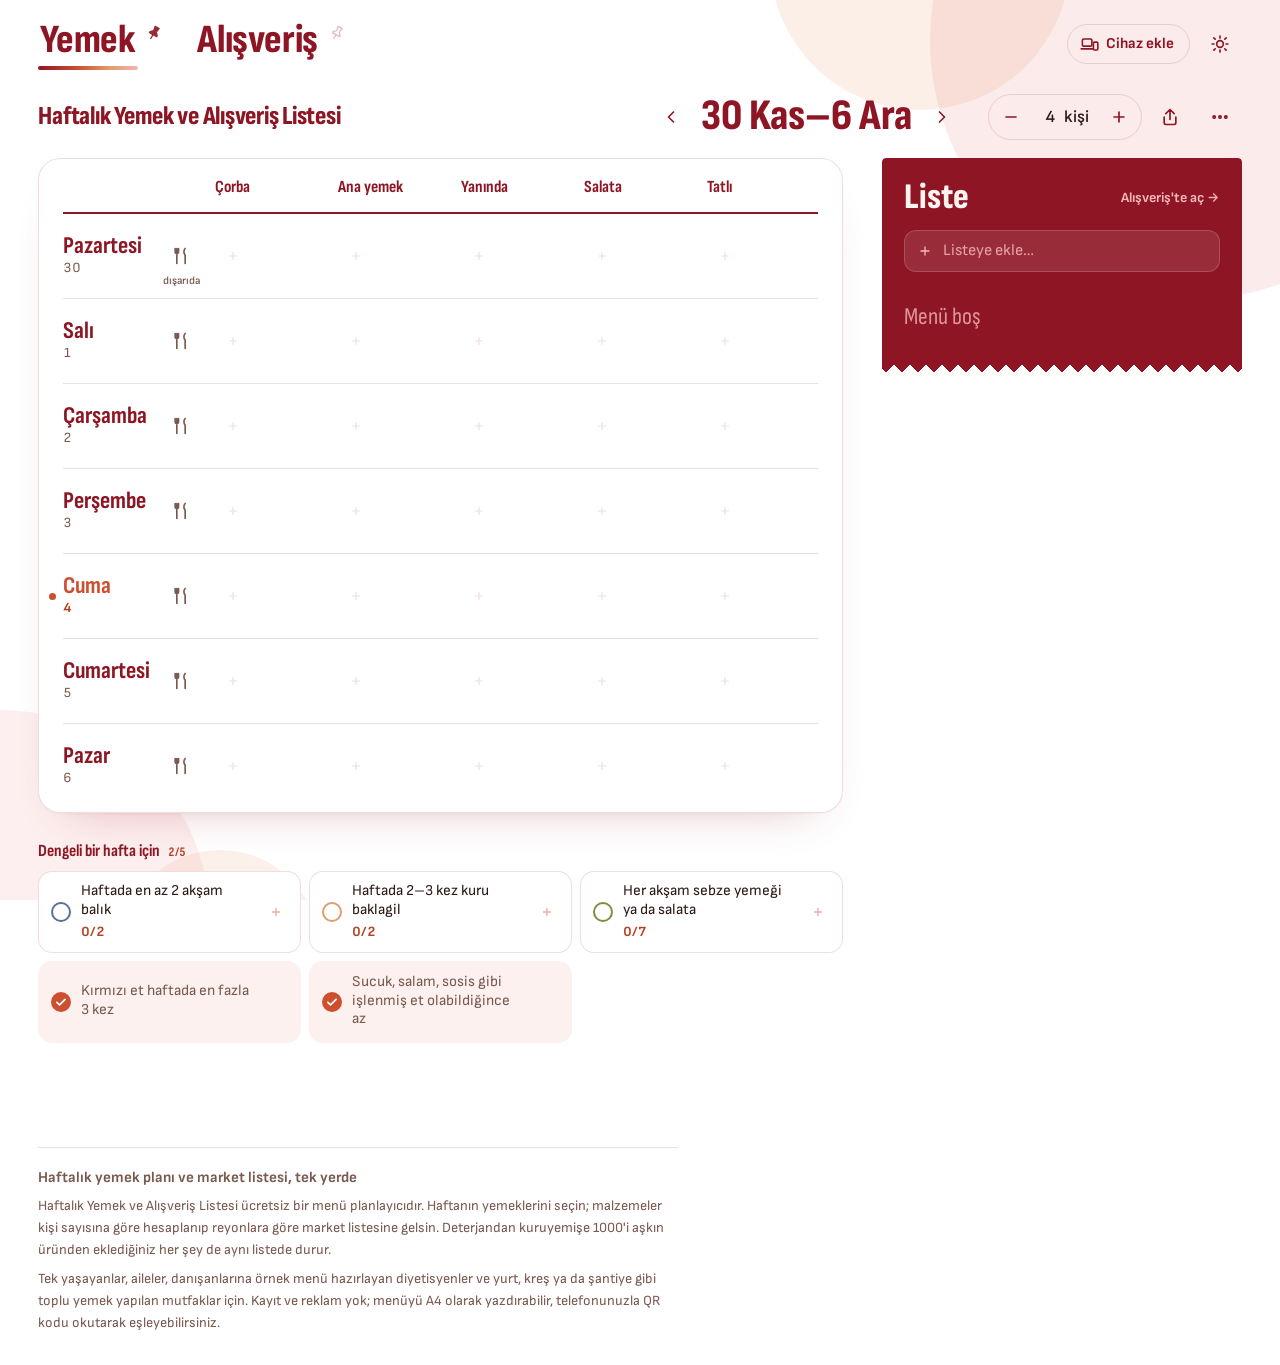
<file: index.html>
<!DOCTYPE html>
<html lang="tr">
<head>
  <meta charset="utf-8">
  <meta name="viewport" content="width=device-width, initial-scale=1">
  <title>Haftalık Yemek ve Alışveriş Listesi</title>
  <meta name="description" content="Ücretsiz haftalık yemek planlayıcı ve market alışveriş listesi. Menünüzü seçin, malzemeler kişi sayısına göre listeye gelsin. Kayıt ve reklam yok.">
  <link rel="canonical" href="https://cihan-senturk.github.io/weekly-meal-and-grocery-planner/">
  <meta name="theme-color" content="#ffffff">
  <meta name="color-scheme" content="light dark">
  <script>
    // Theme before first paint (no flash): the saved choice, else the system setting.
    try {
      var theme = localStorage.getItem('ne-pisirsem:theme');
      if (theme !== 'light' && theme !== 'dark') theme = matchMedia('(prefers-color-scheme: dark)').matches ? 'dark' : 'light';
      document.documentElement.dataset.theme = theme;
    } catch (e) { document.documentElement.dataset.theme = 'light'; }
  </script>
  <link rel="manifest" href="manifest.webmanifest">
  <link rel="icon" href="icons/favicon.svg" type="image/svg+xml">
  <link rel="icon" href="icons/icon-192.png" type="image/png" sizes="192x192">
  <link rel="apple-touch-icon" href="icons/apple-touch-icon.png">
  <meta name="apple-mobile-web-app-title" content="Yemek &amp; Alışveriş">
  <meta name="mobile-web-app-capable" content="yes">
  <meta name="apple-mobile-web-app-capable" content="yes">
  <meta property="og:type" content="website">
  <meta property="og:title" content="Haftalık Yemek ve Alışveriş Listesi">
  <meta property="og:description" content="Ücretsiz haftalık yemek planlayıcı ve market alışveriş listesi. Menünüzü seçin, malzemeler kişi sayısına göre listeye gelsin. Kayıt ve reklam yok.">
  <meta property="og:locale" content="tr_TR">
  <meta property="og:url" content="https://cihan-senturk.github.io/weekly-meal-and-grocery-planner/">
  <meta property="og:image" content="https://cihan-senturk.github.io/weekly-meal-and-grocery-planner/icons/og-image.png">
  <meta property="og:image:width" content="1200">
  <meta property="og:image:height" content="630">
  <meta name="twitter:card" content="summary_large_image">
  <script type="application/ld+json">
{
    "@context": "https://schema.org",
    "@type": "WebApplication",
    "name": "Haftalık Yemek ve Alışveriş Listesi",
    "alternateName": [
      "Yemek & Alışveriş",
      "Weekly Meal and Grocery Planner"
    ],
    "url": "https://cihan-senturk.github.io/weekly-meal-and-grocery-planner/",
    "description": "Ücretsiz haftalık yemek planlayıcı ve market alışveriş listesi. Menünüzü seçin, malzemeler kişi sayısına göre listeye gelsin. Kayıt ve reklam yok.",
    "inLanguage": "tr",
    "applicationCategory": "LifestyleApplication",
    "operatingSystem": "Web, Android, iOS",
    "browserRequirements": "Requires JavaScript",
    "isAccessibleForFree": true,
    "image": "https://cihan-senturk.github.io/weekly-meal-and-grocery-planner/icons/og-image.png",
    "offers": {
      "@type": "Offer",
      "price": "0",
      "priceCurrency": "TRY"
    },
    "featureList": [
      "Haftalık menü planlama",
      "Otomatik alışveriş listesi",
      "1000'den fazla market ürünü",
      "Cihazlar arası eşleme",
      "Yazdırılabilir A4 haftalık menü",
      "Yaklaşık kalori ve makrolar",
      "İnternetsiz çalışma"
    ]
  }
  </script>
  <link rel="preload" href="fonts/sofia-sans.woff" as="font" type="font/woff" crossorigin>
  <link rel="preload" href="fonts/sofia-sans-condensed.woff" as="font" type="font/woff" crossorigin>
  <link rel="stylesheet" href="css/styles.css?v=b9f8ee3f">
</head>
<body>
  <div class="backdrop" aria-hidden="true">
    <span class="blob blob-1"></span><span class="blob blob-2"></span><span class="blob blob-3"></span>
    <span class="blob blob-4"></span><span class="blob blob-5"></span>
  </div>
  <div class="page">
    <div class="app-tabs-row">
      <nav class="app-tabs" role="tablist" data-i18n-label="tabs.label">
        <button class="app-tab" role="tab" id="tab-meals" type="button" data-tab="meals" aria-controls="view-meals" aria-selected="true" data-i18n="tabs.meals">Yemek</button>
        <button class="tab-pin" type="button" data-pin="meals"><svg viewBox="0 0 24 24" aria-hidden="true"><path d="M9 3.5h6l-1 6 3.5 3.5v1.5h-11V13L10 9.5z"/><path d="M12 14.5v6"/></svg></button>
        <button class="app-tab" role="tab" id="tab-shopping" type="button" data-tab="shopping" aria-controls="view-shopping" aria-selected="false" tabindex="-1" data-i18n="tabs.shopping">Alışveriş</button>
        <button class="tab-pin" type="button" data-pin="shopping"><svg viewBox="0 0 24 24" aria-hidden="true"><path d="M9 3.5h6l-1 6 3.5 3.5v1.5h-11V13L10 9.5z"/><path d="M12 14.5v6"/></svg></button>
        <span class="app-tab-indicator" aria-hidden="true"></span>
      </nav>
      <div class="app-tools">
          <button class="sync-button" id="sync-button" type="button" data-status="off" hidden>
          <span class="sync-icon" aria-hidden="true">
            <svg viewBox="0 0 24 24"><rect x="3" y="5" width="12" height="9" rx="1.5"/><path d="M1.5 17.5h15"/><rect x="17" y="9" width="5.5" height="10" rx="1.2"/></svg>
            <span class="sync-dot"></span>
          </span>
          <span class="sync-label" data-i18n="sync.labelOff"></span>
        </button>
      <button class="icon-button theme-toggle" id="theme-toggle" type="button" aria-pressed="false">
        <svg class="icon-sun" viewBox="0 0 24 24" aria-hidden="true"><circle cx="12" cy="12" r="4"/><path d="M12 2.5v2.2M12 19.3v2.2M4.6 4.6l1.6 1.6M17.8 17.8l1.6 1.6M2.5 12h2.2M19.3 12h2.2M4.6 19.4l1.6-1.6M17.8 6.2l1.6-1.6"/></svg>
        <svg class="icon-moon" viewBox="0 0 24 24" aria-hidden="true"><path d="M20 14.5A8 8 0 0 1 9.5 4a8 8 0 1 0 10.5 10.5z"/></svg>
      </button>
      </div>
    </div>

    <div class="view" id="view-meals" role="tabpanel" aria-labelledby="tab-meals">
    <header class="topbar">
      <span class="brand"><span class="brand-full" data-i18n="app.title">Haftalık Yemek ve Alışveriş Listesi</span><span class="brand-short" data-i18n="app.shortTitle" aria-hidden="true">Yemek &amp; Alışveriş</span></span>

      <nav class="week-nav" aria-label="Hafta">
        <button class="icon-button" id="prev-week" type="button" data-i18n-label="week.previous">
          <svg viewBox="0 0 24 24" aria-hidden="true"><path d="M15 18l-6-6 6-6"/></svg>
        </button>
        <h1 class="week-title" id="week-title"></h1>
        <button class="icon-button" id="next-week" type="button" data-i18n-label="week.next">
          <svg viewBox="0 0 24 24" aria-hidden="true"><path d="M9 18l6-6-6-6"/></svg>
        </button>
        <button class="today-link" id="this-week" type="button" data-i18n="week.today"></button>
      </nav>

      <div class="toolbar">
        <div class="stepper" role="group" data-i18n-label="week.servings">
          <button class="icon-button" id="servings-down" type="button" data-i18n-label="week.servingsDown">
            <svg viewBox="0 0 24 24" aria-hidden="true"><path d="M6 12h12"/></svg>
          </button>
          <label class="servings-field">
            <input id="servings" type="text" inputmode="numeric" pattern="[0-9]*" maxlength="3" autocomplete="off" enterkeyhint="done" data-i18n-label="week.servings">
            <span class="servings-unit" data-i18n="week.servingsUnit"></span>
          </label>
          <button class="icon-button" id="servings-up" type="button" data-i18n-label="week.servingsUp">
            <svg viewBox="0 0 24 24" aria-hidden="true"><path d="M12 6v12M6 12h12"/></svg>
          </button>
        </div>
        <button class="icon-button" id="export-button" type="button" data-i18n-label="export.open">
          <svg viewBox="0 0 24 24" aria-hidden="true"><path d="M12 15V3M7 8l5-5 5 5"/><path d="M5 12v7a2 2 0 0 0 2 2h10a2 2 0 0 0 2-2v-7"/></svg>
        </button>
        <div class="menu-wrap">
          <button class="icon-button" id="menu-button" type="button" aria-haspopup="true" aria-expanded="false" aria-controls="menu" data-i18n-label="menu.more">
            <svg viewBox="0 0 24 24" aria-hidden="true"><circle cx="5" cy="12" r="1.4"/><circle cx="12" cy="12" r="1.4"/><circle cx="19" cy="12" r="1.4"/></svg>
          </button>
          <div class="menu" id="menu" role="menu" hidden>
            <button type="button" role="menuitem" id="copy-previous" data-i18n="week.copyPrevious"></button>
            <button type="button" role="menuitem" id="install-app" data-i18n="app.install" hidden></button>
            <label class="menu-check" role="menuitemcheckbox">
              <input type="checkbox" id="include-optional">
              <span data-i18n="list.includeOptional"></span>
            </label>
            <button type="button" role="menuitem" id="clear-week" class="danger" data-i18n="week.clear"></button>
          </div>
        </div>
      </div>
    </header>

    <main class="layout">
      <section class="board" aria-labelledby="week-title">
        <div class="board-card">
        <div class="board-head" aria-hidden="true">
          <span></span>
          <span data-i18n="course.soup"></span>
          <span data-i18n="course.main"></span>
          <span data-i18n="course.side"></span>
          <span data-i18n="course.salad"></span>
          <span data-i18n="course.dessert"></span>
        </div>
        <div class="week" id="week">
          <p class="loading" data-i18n="app.loading">Yükleniyor…</p>
        </div>
        </div>
        <section class="tips" id="tips" aria-live="polite"></section>
        <section class="storage-notes" id="storage-notes" aria-live="polite" hidden></section>
        <section class="nutrition" id="nutrition" hidden></section>
      </section>

      <aside class="receipt" id="shopping" aria-labelledby="list-title">
        <div id="shopping-head"></div>
        <div class="list-add">
          <label class="list-add-field">
            <svg viewBox="0 0 24 24" aria-hidden="true"><path d="M12 6v12M6 12h12"/></svg>
            <span class="visually-hidden" data-i18n="list.addLabel"></span>
            <input type="search" id="list-add-input" autocomplete="off" data-i18n-placeholder="list.addPlaceholder">
          </label>
          <ul class="list-add-results" id="list-add-results" hidden></ul>
        </div>
        <div id="shopping-body"></div>
      </aside>
    </main>
    </div>

    <section class="view view-shopping" id="view-shopping" role="tabpanel" aria-labelledby="tab-shopping" hidden>
      <div class="receipt groceries" id="groceries" aria-labelledby="groceries-title">
        <div id="groceries-head"></div>
        <div class="list-add">
          <label class="list-add-field">
            <svg viewBox="0 0 24 24" aria-hidden="true"><path d="M12 6v12M6 12h12"/></svg>
            <span class="visually-hidden" data-i18n="groceries.addLabel"></span>
            <input type="search" id="grocery-add-input" autocomplete="off" data-i18n-placeholder="groceries.addPlaceholder">
          </label>
          <ul class="list-add-results" id="grocery-add-results" hidden></ul>
        </div>
        <div class="grocery-quick" id="grocery-quick" hidden></div>
        <div id="groceries-body"></div>
      </div>
    </section>

    <footer class="about">
      <h2>Haftalık yemek planı ve market listesi, tek yerde</h2>
      <p>Haftalık Yemek ve Alışveriş Listesi ücretsiz bir menü planlayıcıdır. Haftanın yemeklerini seçin; malzemeler kişi sayısına göre hesaplanıp reyonlara göre market listesine gelsin. Deterjandan kuruyemişe 1000'i aşkın üründen eklediğiniz her şey de aynı listede durur.</p>
      <p>Tek yaşayanlar, aileler, danışanlarına örnek menü hazırlayan diyetisyenler ve yurt, kreş ya da şantiye gibi toplu yemek yapılan mutfaklar için. Kayıt ve reklam yok; menüyü A4 olarak yazdırabilir, telefonunuzla QR kodu okutarak eşleyebilirsiniz.</p>
    </footer>
  </div>

  <dialog class="picker" id="picker" aria-labelledby="picker-title">
    <div class="picker-inner">
      <header class="picker-head">
        <h2 id="picker-title"></h2>
        <button class="icon-button" type="button" id="picker-close" data-i18n-label="picker.close">
          <svg viewBox="0 0 24 24" aria-hidden="true"><path d="M6 6l12 12M18 6L6 18"/></svg>
        </button>
      </header>
      <label class="search">
        <svg viewBox="0 0 24 24" aria-hidden="true"><circle cx="11" cy="11" r="7"/><path d="M20 20l-3.5-3.5"/></svg>
        <span class="visually-hidden" data-i18n="picker.search"></span>
        <input type="search" id="picker-search" autocomplete="off" data-i18n-placeholder="picker.search">
      </label>
      <div class="tabs" id="picker-courses" role="group"></div>
      <div class="filters" id="picker-categories" role="group"></div>
      <ul class="results" id="picker-results"></ul>
    </div>
  </dialog>

  <dialog class="export" id="export" aria-labelledby="export-title">
    <div class="export-inner">
      <header class="picker-head">
        <h2 id="export-title" data-i18n="export.title"></h2>
        <button class="icon-button" type="button" id="export-close" data-i18n-label="picker.close">
          <svg viewBox="0 0 24 24" aria-hidden="true"><path d="M6 6l12 12M18 6L6 18"/></svg>
        </button>
      </header>
      <div class="export-preview is-loading" id="export-preview">
        <p class="export-error" data-i18n="export.error"></p>
      </div>
      <div class="export-actions">
        <a class="button primary" id="export-download" data-i18n="export.download"></a>
        <button class="button" type="button" id="export-share" data-i18n="export.share" hidden></button>
        <button class="button" type="button" id="export-copy" data-i18n="export.copyText"></button>
        <button class="button" type="button" id="export-print" data-i18n="week.print"></button>
      </div>
      <p class="export-hint" data-i18n="export.hint"></p>
    </div>
  </dialog>

  <dialog class="sync" id="sync" aria-labelledby="sync-title">
    <div class="sync-inner">
      <header class="picker-head">
        <h2 id="sync-title" data-i18n="sync.title"></h2>
        <button class="icon-button" type="button" id="sync-close" data-i18n-label="picker.close">
          <svg viewBox="0 0 24 24" aria-hidden="true"><path d="M6 6l12 12M18 6L6 18"/></svg>
        </button>
      </header>
      <div id="sync-body"></div>
    </div>
  </dialog>

  <dialog class="grocery-history" id="grocery-history" aria-labelledby="grocery-history-title">
    <div class="sync-inner">
      <header class="picker-head">
        <h2 id="grocery-history-title" data-i18n="groceries.historyTitle"></h2>
        <button class="icon-button" type="button" id="grocery-history-close" data-i18n-label="picker.close">
          <svg viewBox="0 0 24 24" aria-hidden="true"><path d="M6 6l12 12M18 6L6 18"/></svg>
        </button>
      </header>
      <div id="grocery-history-body"></div>
    </div>
  </dialog>

  <a class="list-jump" id="list-jump" href="#shopping" hidden></a>
  <div class="toast" id="toast" role="status" aria-live="polite"><span id="toast-text"></span><button class="toast-action" id="toast-action" type="button" hidden></button></div>

  <script type="module" src="js/app.js?v=8954b4c7"></script>
</body>
</html>
</file>
<file: css/styles.css>
/*
VOICE (light theme only): an esnaf lokantası menu board: confident, warm, few words.
IDEA: the week is a ruled menu board; the shopping list is a burgundy receipt torn from a pad.
PICTURE: the board itself: condensed dish names on hairline rules, one coloured dot per dish.
COLOUR and TYPE: white ground with blush tints, 30 burgundy (receipt, type), 10 tomato (today, add, active). Sofia Sans; Sofia Sans Condensed for display.
LAYOUT: board left, receipt right (sticky); receipt drops below the board under 980px.
*/
/* Self-hosted Sofia Sans (OFL-1.1, Lettersoup), subset to Latin + Turkish. */
@font-face { font-family: "Sofia Sans"; src: url("../fonts/sofia-sans.woff") format("woff"); font-weight: 1 1000; font-style: normal; font-display: swap; }
@font-face { font-family: "Sofia Sans"; src: url("../fonts/sofia-sans-italic.woff") format("woff"); font-weight: 1 1000; font-style: italic; font-display: swap; }
@font-face { font-family: "Sofia Sans Condensed"; src: url("../fonts/sofia-sans-condensed.woff") format("woff"); font-weight: 1 1000; font-style: normal; font-display: swap; }
@font-face { font-family: "Sofia Sans Condensed"; src: url("../fonts/sofia-sans-condensed-italic.woff") format("woff"); font-weight: 1 1000; font-style: italic; font-display: swap; }

:root {
  color-scheme: light;   /* light theme only, by design */
  --burgundy: #8e1523;
  --tomato: #ce4f2f;
  --apricot: #e29b6a;
  --blush: #f3b6b6;

  --bg: #ffffff;
  --surface: #ffffff;
  --tint: #fdf1ef;          /* blush, very light: search field, hover rows */
  --ink: #2e1a17;
  --muted: #7a5a50;
  --rule: rgba(142, 21, 35, .14);
  --title: #8e1523;
  --accent: #ce4f2f;
  --accent-text: #b5401f;
  --hover: rgba(243, 182, 182, .28);
  --receipt: #8e1523;
  --receipt-ink: #fff3f0;
  --receipt-muted: #f3b6b6;
  --focus: #8e1523;
  --note-bg: #fff7ec;
  --note-border: #f1d3b3;
  --link: #8e1523;          /* text links and small text actions */
  --shadow: 60, 10, 18;     /* rgb of shadows and the dialog backdrop */
  color-scheme: light;

  --legume: #e29b6a; --vegetable: #7f8f3c; --olive-oil: #4f7d55; --chicken: #e0ad3e; --meat: #ce4f2f;
  --fish: #5b6f98; --grain: #a68676; --yogurt: #a8708f; --egg: #edc556; --dessert: #d9728a;

  --display: "Sofia Sans Condensed", "Arial Narrow", system-ui, sans-serif;
}

/* Dark theme: same palette, roles swapped. Burgundy becomes the deep background tone; blush and apricot
   carry titles and accents so contrast stays above WCAG AA. Chosen with the switch in the top bar,
   or from the system setting until the switch is used. */
:root[data-theme="dark"] {
  --bg: #1b1315;
  --surface: #251a1d;
  --tint: #321f24;
  --ink: #f5e9e6;
  --muted: #c9aaa2;
  --rule: rgba(243, 182, 182, .17);
  --title: #f3b6b6;
  --accent: #e2683f;
  --accent-text: #f2906a;
  --hover: rgba(243, 182, 182, .1);
  --receipt: #5c0d17;
  --receipt-ink: #fff3f0;
  --receipt-muted: #f3b6b6;
  --focus: #f3b6b6;
  --note-bg: #33241a;
  --note-border: #5e4029;
  --link: #f3b6b6;
  --shadow: 0, 0, 0;
  --fish: #8da2cc; --grain: #c4a596; --vegetable: #a3b35c; --olive-oil: #7fae86; --yogurt: #c995b3;
  color-scheme: dark;
}
:root[data-theme="dark"] .blob { opacity: .07; }
:root[data-theme="dark"] .board-card { background: var(--surface); }
:root[data-theme="dark"] .button.primary { background: #a51a2b; border-color: #a51a2b; }
:root[data-theme="dark"] .board-head { border-bottom-color: var(--title); }
:root[data-theme="dark"] img, :root[data-theme="dark"] .sync-qr svg { filter: none; }

/* light / dark switch */
.theme-toggle .icon-moon { display: none; }
:root[data-theme="dark"] .theme-toggle .icon-moon { display: block; }
:root[data-theme="dark"] .theme-toggle .icon-sun { display: none; }

* { box-sizing: border-box; min-width: 0; }
body { margin: 0; background: var(--bg); color: var(--ink); font: 17px/1.45 "Sofia Sans", system-ui, sans-serif; font-feature-settings: "lnum"; overflow-x: clip; }
button, input { font: inherit; color: inherit; }
button { cursor: pointer; }
:focus-visible { outline: 3px solid var(--focus); outline-offset: 2px; border-radius: 6px; }
svg { width: 20px; height: 20px; fill: none; stroke: currentColor; stroke-width: 2; stroke-linecap: round; stroke-linejoin: round; flex: none; }
.visually-hidden { position: absolute; width: 1px; height: 1px; overflow: hidden; clip-path: inset(50%); }
[hidden] { display: none !important; }
.condensed, .brand, .week-title, .day-name, .dish, .receipt h2, .picker-head h2, .result-name {
  font-family: var(--display);
}

/* category dots */
.cat-legume { --dot: var(--legume); } .cat-vegetable { --dot: var(--vegetable); } .cat-olive-oil { --dot: var(--olive-oil); }
.cat-chicken { --dot: var(--chicken); } .cat-meat { --dot: var(--meat); } .cat-fish { --dot: var(--fish); }
.cat-grain { --dot: var(--grain); } .cat-yogurt { --dot: var(--yogurt); } .cat-egg { --dot: var(--egg); } .cat-dessert { --dot: var(--dessert); }

/* ---------- buttons ---------- */
.icon-button {
  width: 44px; height: 44px; display: inline-grid; place-items: center; border-radius: 999px;
  border: 0; background: transparent; color: var(--title);
}
.icon-button:hover { background: var(--hover); }
.icon-button:disabled { opacity: .3; cursor: default; background: transparent; }
.icon-button.small { width: 34px; height: 34px; }
.icon-button.small svg { width: 17px; height: 17px; }
.icon-button.ghost { color: var(--muted); }
.icon-button.ghost:hover { color: var(--accent-text); }
.button { min-height: 44px; padding: 0 18px; border-radius: 999px; border: 1.5px solid var(--rule); background: transparent; font-weight: 600; }
.button.primary { background: var(--burgundy); border-color: var(--burgundy); color: #fff; }

/* ---------- top bar ---------- */
.page { max-width: 1440px; margin: 0 auto; padding: 0 max(3vw, 16px); position: relative; z-index: 1; }

/* background: a few soft shapes from the palette, fixed behind everything (like the printable menu) */
.backdrop { position: fixed; inset: 0; z-index: 0; overflow: hidden; pointer-events: none; }
.blob { position: absolute; border-radius: 50%; }
.blob-1 { width: 520px; height: 520px; right: -170px; top: -220px; background: var(--blush); opacity: .28; }
.blob-2 { width: 300px; height: 300px; right: 210px; top: -190px; background: var(--apricot); opacity: .16; }
.blob-3 { width: 26px; height: 26px; right: 120px; top: 230px; background: var(--tomato); opacity: .35; }
.blob-4 { width: 420px; height: 420px; left: -210px; bottom: -230px; background: var(--blush); opacity: .22; }
.blob-5 { width: 200px; height: 200px; left: 120px; bottom: -150px; background: var(--apricot); opacity: .14; }

/* the menu table sits on its own white card, above the background and apart from the notes below it */
.board-card {
  background: var(--surface); border: 1px solid var(--rule); border-radius: 22px; padding: 6px 24px 4px;
  box-shadow: 0 1px 2px rgba(142, 21, 35, .04), 0 22px 44px -30px rgba(142, 21, 35, .32);
}
.board-card .week { border-bottom: 0; }
.topbar { display: flex; flex-wrap: wrap; align-items: center; gap: 8px 24px; padding: 18px 0 10px; }
.brand { font-weight: 800; font-size: 26px; color: var(--title); margin-right: auto; letter-spacing: -.01em; }
.brand-short { display: none; }
.week-nav { display: flex; align-items: center; gap: 2px; }
.week-title { margin: 0 6px; font-size: clamp(30px, 3.4vw, 44px); line-height: 1; font-weight: 800; color: var(--title); white-space: nowrap; }
.today-link { border: 0; background: none; color: var(--accent-text); font-weight: 600; font-size: 14px; min-height: 44px; padding: 0 8px; text-decoration: underline; text-underline-offset: 3px; }
.toolbar { display: flex; align-items: center; gap: 6px; }
.stepper { display: flex; align-items: center; border: 1.5px solid var(--rule); border-radius: 999px; }
.servings-field { display: flex; align-items: baseline; justify-content: center; gap: 4px; min-width: 64px; padding: 0 2px; cursor: text; font-weight: 600; }
.servings-field input {
  box-sizing: content-box; width: calc(var(--digits, 1) * 1.15ch); min-width: 1.15ch; padding: 2px 4px; border: 0; border-radius: 6px; background: none;
  color: inherit; font: inherit; font-variant-numeric: tabular-nums; text-align: right; transition: background .15s;
}
.servings-field input:hover { background: var(--tint); }
.servings-field input:focus { outline: none; background: var(--tint); box-shadow: inset 0 -2px 0 var(--tomato); }
.menu-wrap { position: relative; }
.menu {
  position: absolute; right: 0; top: calc(100% + 6px); z-index: 10; min-width: 250px; padding: 6px;
  background: var(--surface); border: 1px solid var(--rule); border-radius: 14px; box-shadow: 0 18px 40px -16px rgba(var(--shadow), .35);
  display: flex; flex-direction: column;
}
.menu > button, .menu-check {
  display: flex; align-items: center; gap: 10px; min-height: 44px; padding: 0 12px; border: 0; border-radius: 10px;
  background: none; text-align: left; font-weight: 500; cursor: pointer;
}
.menu > button:hover, .menu-check:hover { background: var(--hover); }
.menu .danger { color: var(--accent-text); }
.menu-check input { width: 18px; height: 18px; accent-color: var(--burgundy); }

/* ---------- layout ---------- */
.layout { display: grid; grid-template-columns: minmax(0, 1fr) minmax(300px, 360px); gap: clamp(20px, 3vw, 40px); padding: 8px 0 96px; align-items: start; } /* room to scroll the last notes above the toast */

/* ---------- board ---------- */
.board-head, .day { display: grid; grid-template-columns: 140px repeat(5, minmax(0, 1fr)); column-gap: 12px; }
.board-head {
  padding: 10px 0 12px; font-family: var(--display); font-size: 17px; font-weight: 700; color: var(--title);
  border-bottom: 2px solid var(--burgundy);
}
.week { border-bottom: 1px solid var(--rule); }
.week > .day:first-child { border-top: 0; }
.loading { padding: 48px 0; color: var(--muted); }
.day { align-items: center; border-top: 1px solid var(--rule); min-height: 72px; }
.day-label { display: grid; grid-template-columns: minmax(0, 1fr) auto; grid-template-rows: auto auto; align-items: center; column-gap: 4px; padding: 10px 0; position: relative; }
.day-name { font-size: 24px; font-weight: 700; color: var(--title); text-transform: capitalize; line-height: 1.05; overflow-wrap: anywhere; }
.day-date { grid-row: 2; font-size: 14px; color: var(--muted); font-variant-numeric: tabular-nums; }
.day.is-today .day-name { color: var(--accent); }
.day.is-today .day-date { color: var(--accent-text); font-weight: 700; }
.day.is-today .day-label::before {
  content: ""; position: absolute; left: -14px; top: 50%; width: 7px; height: 7px; margin-top: -3px; border-radius: 50%; background: var(--accent);
}
.day-out { grid-column: 2; grid-row: 1 / 3; }
.day-out.is-on { color: #fff; background: var(--accent); }
.day-out.is-on:hover { background: var(--accent-text); color: #fff; }

.cell { display: flex; align-items: center; min-height: 84px; padding: 6px 0; position: relative; }
.cell.filled { flex-direction: column; align-items: flex-start; justify-content: center; }
.add {
  width: 36px; height: 36px; border-radius: 50%; border: 1.5px dashed transparent; background: none; color: var(--rule);
  display: grid; place-items: center; transition: opacity .15s, border-color .15s, color .15s, background .15s;
}
.add svg { width: 14px; height: 14px; }
.add-label { display: none; }
.day:hover .add { border-color: var(--rule); color: var(--muted); }
.add:hover, .add:focus-visible { opacity: 1; border-color: var(--accent); border-style: solid; color: var(--accent); background: var(--hover); }

.dish {
  border: 0; background: none; padding: 2px 0 2px 16px; text-align: left; position: relative; max-width: 100%;
  font-size: 19px; font-weight: 600; line-height: 1.15; color: var(--ink); letter-spacing: -.005em; text-wrap: balance;
}
.dish::before { content: ""; position: absolute; left: 0; top: .62em; width: 8px; height: 8px; border-radius: 50%; background: var(--dot, var(--muted)); }
.dish:hover { color: var(--accent-text); }
.cell.is-leftover .dish { color: var(--muted); font-style: italic; font-weight: 500; }
.cell.is-leftover .dish::before { background: transparent; box-shadow: inset 0 0 0 1.5px var(--dot, var(--muted)); }
.leftover-mark svg { width: 14px; height: 14px; margin-right: 4px; vertical-align: -1px; }
.cell-actions { display: flex; margin-left: 6px; margin-top: -2px; }
.cell-actions .icon-button { width: 32px; height: 32px; }
.cell-actions .icon-button:disabled { opacity: .28; }
.cell-actions a.icon-button { text-decoration: none; }
.cell-actions.has-hints { margin-bottom: 14px; }
.has-hints .icon-button, .day-out.has-hint { position: relative; overflow: visible; }
.has-hints .icon-button::after, .day-out.has-hint::after {
  content: attr(data-hint); position: absolute; top: calc(100% - 3px); left: 50%; transform: translateX(-50%);
  font-size: 11px; font-weight: 600; line-height: 1; color: var(--muted); white-space: nowrap; pointer-events: none; animation: fade-in .4s ease-out;
}
.day-out-tag { color: var(--accent-text); font-weight: 700; }
.day.is-out .cell.filled .dish { color: var(--muted); font-weight: 500; }
.day.is-out .add { border-color: transparent; }
.day.is-out:hover .add { border-color: var(--rule); }

/* drag to move */
.cell.filled:not(.is-leftover) .dish { cursor: grab; user-select: none; -webkit-user-select: none; -webkit-touch-callout: none; }
body.is-dragging, body.is-dragging * { cursor: grabbing !important; user-select: none; }
.cell.is-drag-source { opacity: .35; }
.cell.is-drop-ok::after {
  content: ""; position: absolute; inset: 4px -6px; border: 1.5px dashed var(--apricot); border-radius: 12px; pointer-events: none;
}
.cell.is-drop-over::after { border-style: solid; border-color: var(--accent); background: rgba(206, 79, 47, .07); }
.drag-ghost {
  position: fixed; left: 0; top: 0; z-index: 30; pointer-events: none; padding: 8px 14px 8px 28px; border-radius: 999px;
  background: var(--surface); color: var(--ink); font-family: var(--display); font-size: 18px; font-weight: 600; white-space: nowrap;
  box-shadow: 0 14px 34px -12px rgba(var(--shadow), .45), 0 0 0 1px var(--rule);
}
.drag-ghost::before { content: ""; position: absolute; left: 12px; top: 50%; width: 8px; height: 8px; margin-top: -4px; border-radius: 50%; background: var(--dot, var(--muted)); }
.tips { margin-top: 26px; }
.tips h2 { margin: 0 0 8px; font-family: var(--display); font-size: 17px; font-weight: 700; color: var(--title); display: flex; align-items: baseline; gap: 8px; }
.tips-score { display: inline-block; font-family: var(--body); font-size: 13px; font-weight: 700; color: var(--accent-text); font-variant-numeric: tabular-nums; }
.tips ul {
  list-style: none; margin: 0; padding: 0; display: grid; gap: 8px;
  grid-template-columns: repeat(auto-fill, minmax(260px, 1fr)); grid-auto-rows: 1fr; /* every box the same size */
}
.tip { display: flex; font-size: 15px; color: var(--ink); }
.tip-mark {
  flex: none; width: 20px; height: 20px; border-radius: 50%; display: grid; place-items: center;
  border: 2px solid var(--dot); background: transparent; transition: background .2s, border-color .2s;
}
.tip-mark svg { width: 14px; height: 14px; fill: none; stroke: #fff; stroke-width: 3; stroke-linecap: round; stroke-linejoin: round; }
.tip.is-met .tip-mark { background: var(--dot); }
.tip.is-met .tip-text { color: var(--muted); }
.tip-body {
  display: grid; grid-template-columns: 20px minmax(0, 1fr) 24px; grid-template-rows: auto auto; column-gap: 10px; row-gap: 2px;
  align-content: center; width: 100%; min-height: 64px; padding: 10px 12px; border: 1px solid var(--rule); border-radius: 14px;
  background: var(--surface); font: inherit; color: inherit; text-align: left;
}
.tip-mark { grid-row: 1 / 3; align-self: center; }
.tip-text { grid-column: 2; line-height: 1.25; }
.tip-detail { grid-column: 2; grid-row: 2; min-height: 1.2em; }
.tip-add { grid-column: 3; grid-row: 1 / 3; align-self: center; }
.tip.is-met .tip-body { background: var(--tint); border-color: transparent; }
button.tip-body { cursor: pointer; transition: border-color .15s, background .15s; }
button.tip-body:hover, button.tip-body:focus-visible { border-color: var(--accent); }
.tip-add { display: grid; place-items: center; width: 24px; height: 24px; border-radius: 50%; color: var(--accent); opacity: .45; transition: opacity .15s; }
.tip-add svg { width: 14px; height: 14px; fill: none; stroke: currentColor; stroke-width: 2.4; stroke-linecap: round; }
button.tip-body:hover .tip-add, button.tip-body:focus-visible .tip-add { opacity: 1; }
.tip.just-met .tip-mark { animation: pop .35s ease-out; }
.tip.just-met .tip-mark svg path { stroke-dasharray: 22; stroke-dashoffset: 22; animation: draw .3s .12s ease-out forwards; }
.tips-score.is-bumped { animation: bump .5s ease-out; }
.cell.is-new { animation: rise .3s ease-out; }

.storage-notes { margin-top: 18px; }
.storage-notes h2 { display: flex; align-items: baseline; gap: 8px; margin: 0 0 8px; font-family: var(--display); font-size: 17px; font-weight: 700; color: var(--title); }
.storage-notes ul { list-style: none; margin: 0; padding: 0; display: grid; gap: 8px; }
.storage-notes li {
  position: relative; padding: 12px 14px 12px 40px; border-radius: 14px; background: var(--note-bg); border: 1px solid var(--note-border);
  color: var(--ink); font-size: 15px; line-height: 1.4; animation: rise .3s ease-out;
}
.storage-notes li::before { /* snowflake-ish fridge mark */
  content: "❄"; position: absolute; left: 14px; top: 11px; color: var(--apricot); font-size: 16px;
}
.nutrition { margin-top: 18px; }
.nutrition h2 { margin: 0 0 4px; font-family: var(--display); font-size: 17px; font-weight: 700; color: var(--title); }
.nutrition-note { margin: 0 0 10px; font-size: 14px; color: var(--muted); max-width: 62ch; }
.nutrition-scroll { overflow-x: auto; border: 1px solid var(--rule); border-radius: 14px; }
.nutrition table { width: 100%; border-collapse: collapse; font-size: 15px; font-variant-numeric: tabular-nums; }
.nutrition th, .nutrition td { padding: 9px 14px; text-align: right; white-space: nowrap; }
.nutrition thead th { font-size: 13px; font-weight: 700; color: var(--muted); border-bottom: 1px solid var(--rule); }
.nutrition tbody th, .nutrition tfoot th { text-align: left; font-weight: 600; color: var(--ink); text-transform: capitalize; }
.nutrition tbody tr + tr > * { border-top: 1px dashed var(--rule); }
.nutrition tfoot > tr > * { background: var(--tint); font-weight: 700; color: var(--title); }
.nutrition .short { display: none; }
.result-kcal { margin-left: 10px; font-size: 13px; color: var(--muted); white-space: nowrap; font-variant-numeric: tabular-nums; }
.week { position: relative; }
.week-cta { position: absolute; inset: 0; display: grid; place-items: center; pointer-events: none; }
.week-cta .button {
  pointer-events: auto; display: inline-flex; align-items: center; gap: 10px; padding: 14px 22px; font-size: 16px;
  box-shadow: 0 0 0 10px var(--surface), 0 12px 32px -14px rgba(142, 21, 35, .6); animation: rise .3s ease-out;
}
.week-cta svg { width: 18px; height: 18px; fill: none; stroke: currentColor; stroke-width: 2; }

@keyframes pop { 0% { transform: scale(.6); } 60% { transform: scale(1.15); } 100% { transform: scale(1); } }
@keyframes draw { to { stroke-dashoffset: 0; } }
@keyframes bump { 0%, 100% { transform: scale(1); } 40% { transform: scale(1.35); color: var(--accent); } }
@keyframes rise { from { opacity: 0; transform: translateY(6px); } to { opacity: 1; transform: none; } }
@keyframes fade-in { from { opacity: 0; } to { opacity: 1; } }
@keyframes from-right { from { opacity: 0; transform: translateX(28px); } to { opacity: 1; transform: none; } }
@keyframes from-left { from { opacity: 0; transform: translateX(-28px); } to { opacity: 1; transform: none; } }
#week.swipe-next { animation: from-right .28s cubic-bezier(.2, .8, .2, 1); }
#week.swipe-prev { animation: from-left .28s cubic-bezier(.2, .8, .2, 1); }
.tip-detail { color: var(--muted); font-variant-numeric: tabular-nums; font-size: 14px; }
.tip.is-open.tip-atLeast .tip-detail, .tip.is-open.tip-atMost .tip-detail, .tip.is-open.tip-everyDay .tip-detail { font-weight: 700; color: var(--accent-text); }

.export { width: min(560px, calc(100vw - 20px)); max-height: calc(100vh - 20px); }
.export-inner { display: flex; flex-direction: column; gap: 14px; padding: 20px; }
.export-preview {
  aspect-ratio: 1654 / 2339; max-height: 58vh; margin: 0 auto; border-radius: 10px; overflow: hidden;
  box-shadow: 0 0 0 1px var(--rule), 0 14px 30px -18px rgba(var(--shadow), .45); background: var(--tint);
}
.export-preview canvas { display: block; width: 100%; height: 100%; }
.export-error { display: none; margin: 0; padding: 24px; text-align: center; color: var(--muted); }
.export-preview.has-error .export-error { display: block; }
.export-preview.is-loading { animation: pulse 1s ease-in-out infinite alternate; }
.export-actions { display: flex; flex-wrap: wrap; gap: 8px; justify-content: center; }
.export-actions .button { display: inline-flex; align-items: center; text-decoration: none; color: inherit; }
.export-actions .button.primary { color: #fff; }
.export-hint { margin: 0; text-align: center; font-size: 13px; color: var(--muted); }
@keyframes pulse { from { opacity: .55; } to { opacity: 1; } }

/* ---------- device sync ---------- */
.sync-button {
  display: inline-flex; align-items: center; gap: 7px; height: 40px; padding: 0 15px 0 12px; border: 1.5px solid var(--rule); border-radius: 999px;
  background: transparent; color: var(--title); font: inherit; font-size: 15px; font-weight: 700; white-space: nowrap; cursor: pointer;
  transition: background .15s, border-color .15s;
}
.sync-button:hover { background: var(--hover); }
.sync-button:not([data-status="off"]) { background: var(--tint); border-color: transparent; }
.sync-icon { position: relative; display: inline-grid; place-items: center; }
.sync-icon svg { width: 19px; height: 19px; stroke-linejoin: round; }
.sync-dot { display: inline-block; width: 8px; height: 8px; border-radius: 50%; background: var(--apricot); flex: none; }
.sync-button .sync-dot { position: absolute; right: -3px; bottom: -2px; box-shadow: 0 0 0 2px var(--surface); display: none; }
.sync-button:not([data-status="off"]) .sync-dot { display: block; box-shadow: 0 0 0 2px var(--tint); }
[data-status="synced"] .sync-dot { background: #3f8f5a; }
[data-status="connecting"] .sync-dot, [data-status="pending"] .sync-dot { background: var(--apricot); animation: pulse .9s ease-in-out infinite alternate; }
[data-status="offline"] .sync-dot { background: var(--apricot); }
[data-status="error"] .sync-dot { background: var(--tomato); }
.sync { width: min(440px, calc(100vw - 20px)); max-height: calc(100vh - 20px); }
.sync-inner { display: flex; flex-direction: column; gap: 12px; padding: 20px; }
.sync-inner #sync-body { display: flex; flex-direction: column; gap: 14px; }
.sync-subtitle { margin: 0; font-size: 18px; }
.sync-text, .sync-note { margin: 0; color: var(--muted); line-height: 1.45; }
.sync-note { font-size: 13px; text-align: center; }
.sync-status { display: flex; align-items: center; gap: 8px; margin: 0; font-weight: 600; font-size: 14px; }
.sync-qr { margin: 0; display: grid; justify-items: center; gap: 8px; }
.sync-qr svg { width: min(220px, 62vw); height: auto; stroke: none; border-radius: 14px; box-shadow: 0 0 0 1.5px var(--rule); }
.sync-qr figcaption { font-size: 14px; color: var(--muted); }
.sync-actions { display: flex; flex-wrap: wrap; gap: 8px; justify-content: center; }
.sync-message { margin: 0; padding: 10px 12px; border-radius: 12px; background: var(--tint); color: var(--link); font-size: 14px; }
.sync-join { display: grid; gap: 8px; padding-top: 14px; border-top: 1px solid var(--rule); }
.sync-join label { font-size: 14px; color: var(--muted); }
.sync-join-row { display: flex; gap: 8px; }
.sync-join input {
  flex: 1; min-width: 0; min-height: 44px; padding: 0 14px; border: 1.5px solid var(--rule); border-radius: 999px;
  background: var(--surface); color: var(--ink); font: inherit; font-size: 16px;
}
.sync-join input:focus { outline: none; border-color: var(--tomato); }
.sync-manage { display: grid; gap: 12px; padding-top: 14px; border-top: 1px solid var(--rule); }
.sync-manage p { margin: 2px 0 0; font-size: 13px; color: var(--muted); line-height: 1.4; }
.link-button {
  padding: 4px 0; border: 0; background: none; color: var(--link); font: inherit; font-weight: 700; cursor: pointer;
  text-decoration: underline; text-decoration-color: var(--rule); text-underline-offset: 3px;
}
.link-button:hover { text-decoration-color: currentColor; }
.link-button.danger { color: var(--tomato); }

/* ---------- receipt ---------- */
.receipt {
  position: sticky; top: 16px; background: var(--receipt); color: var(--receipt-ink);
  padding: 22px 22px 34px; border-radius: 4px 4px 0 0; max-height: calc(100vh - 32px); overflow-y: auto;
  -webkit-mask: linear-gradient(#000 0 0) top / 100% calc(100% - 10px) no-repeat,
    conic-gradient(from -45deg at bottom, #0000, #000 1deg 89deg, #0000 90deg) bottom / 16px 10px repeat-x;
          mask: linear-gradient(#000 0 0) top / 100% calc(100% - 10px) no-repeat,
    conic-gradient(from -45deg at bottom, #0000, #000 1deg 89deg, #0000 90deg) bottom / 16px 10px repeat-x;
}
.receipt :focus-visible { outline-color: var(--blush); }
.receipt-head { display: flex; align-items: center; gap: 10px; margin-bottom: 6px; }
.receipt h2 { margin: 0; font-size: 36px; line-height: 1; font-weight: 800; }
.receipt-progress {
  display: flex; flex-wrap: wrap; align-items: center; gap: 6px 10px; margin: 10px 0 2px; font-size: 13px; color: var(--receipt-muted);
}
.progress-text { font-variant-numeric: tabular-nums; }
.progress-toggle {
  margin-left: auto; padding: 4px 0; border: 0; background: none; color: var(--blush); font: inherit; font-weight: 700; cursor: pointer;
  text-decoration: underline; text-decoration-color: rgba(243, 182, 182, .4); text-underline-offset: 3px;
}
.progress-toggle:hover { text-decoration-color: currentColor; }
.progress-bar { flex-basis: 100%; height: 4px; border-radius: 999px; background: rgba(255, 255, 255, .12); overflow: hidden; }
.progress-bar span { display: block; height: 100%; border-radius: inherit; background: var(--blush); transition: width .35s cubic-bezier(.2, .8, .2, 1); }
.receipt-done { margin: 22px 0 4px; font-family: var(--display); font-size: 22px; color: var(--blush); animation: fade-in .3s ease-out; }
.receipt-head .icon-button { margin-left: auto; color: var(--receipt-muted); }
.receipt-head .icon-button:hover { background: rgba(255, 255, 255, .1); color: #fff; }
.list-add { position: relative; margin: 14px 0 4px; }
.list-add-field {
  display: flex; align-items: center; gap: 8px; min-height: 42px; padding: 0 12px; border-radius: 12px;
  background: rgba(255, 255, 255, .1); border: 1px solid rgba(255, 255, 255, .16); transition: background .15s, border-color .15s;
}
.list-add-field:focus-within { background: rgba(255, 255, 255, .16); border-color: var(--blush); }
.list-add-field svg { width: 16px; height: 16px; flex: none; fill: none; stroke: var(--receipt-muted); stroke-width: 2; stroke-linecap: round; }
.list-add-field input {
  flex: 1; min-width: 0; border: 0; background: none; color: var(--receipt-ink); font: inherit; font-size: 16px; outline: none;
}
.list-add-field input::placeholder { color: var(--receipt-muted); opacity: .85; }
.list-add-field input::-webkit-search-cancel-button { filter: invert(1); opacity: .6; }
.list-add-results {
  /* inline, not floating: the receipt scrolls and clips anything that floats out of it */
  list-style: none; margin: 6px 0 0; padding: 6px;
  background: var(--surface); color: var(--ink); border-radius: 14px; box-shadow: 0 18px 40px -16px rgba(var(--shadow), .55); max-height: 320px; overflow: auto;
}
.add-result {
  display: flex; justify-content: space-between; align-items: baseline; gap: 12px; width: 100%; min-height: 40px; padding: 0 10px;
  border: 0; border-radius: 10px; background: none; font: inherit; color: inherit; text-align: left; cursor: pointer;
}
.add-result:hover, .add-result:focus-visible { background: var(--tint); }
.list-add-results li:first-child .add-result { background: var(--tint); } /* Enter picks this one */
.add-result-aisle { font-size: 13px; color: var(--muted); white-space: nowrap; }
.add-empty { padding: 10px; color: var(--muted); font-size: 14px; }
.item.is-new { animation: rise .35s ease-out; }
.item-extra { grid-column: 2; display: flex; align-items: center; gap: 4px; margin: -4px 0 10px; font-size: 13px; color: var(--receipt-muted); }
.extra-label { margin-right: auto; }
.item-extra .icon-button { width: 30px; height: 30px; color: var(--receipt-ink); }
.item-extra .icon-button:hover { background: rgba(255, 255, 255, .12); }
.item-extra .icon-button:disabled { opacity: .3; }
.item-extra .icon-button svg { width: 14px; height: 14px; }
.extra-amount { min-width: 52px; text-align: center; color: var(--receipt-ink); font-variant-numeric: tabular-nums; }
.extra-remove {
  margin-left: 8px; border: 0; background: none; color: var(--blush); font: inherit; font-weight: 700; text-decoration: underline;
  text-underline-offset: 3px; cursor: pointer;
}
.item.is-extra .item-name::after { content: ""; display: inline-block; width: 5px; height: 5px; margin-left: 7px; vertical-align: middle; border-radius: 50%; background: var(--blush); }
.receipt-empty { margin: 28px 0 4px; font-family: var(--display); font-size: 24px; color: var(--receipt-muted); opacity: .8; }
.aisle h3, .pantry h3 { margin: 20px 0 2px; font-size: 13px; font-weight: 700; color: var(--receipt-muted); }
.aisle ul { list-style: none; margin: 0; padding: 0; }
.item { display: grid; grid-template-columns: 34px minmax(0, 1fr); align-items: center; border-bottom: 1px dashed rgba(255, 255, 255, .18); }
.item-check { display: grid; place-items: center start; min-height: 44px; align-self: stretch; cursor: pointer; }
.item-main {
  display: flex; align-items: center; justify-content: space-between; gap: 12px; min-height: 44px; padding: 0;
  background: none; border: 0; color: inherit; font: inherit; text-align: left; cursor: pointer;
}
.item-main:hover .item-name { text-decoration: underline; text-decoration-color: rgba(255, 255, 255, .35); text-underline-offset: 3px; }
.item-for { grid-column: 2; margin: -6px 0 10px; font-size: 13px; color: var(--receipt-muted); animation: fade-in .2s ease-out; }
::view-transition-group(*) { animation-duration: .35s; animation-timing-function: cubic-bezier(.2, .8, .2, 1); }
.item input {
  appearance: none; width: 20px; height: 20px; margin: 0; border: 1.5px solid var(--receipt-muted); border-radius: 5px; display: grid; place-items: center;
}
.item input:checked { background: var(--blush); border-color: var(--blush); animation: pop .22s ease-out; }
.item input:checked::after { content: ""; width: 9px; height: 5px; border: solid var(--burgundy); border-width: 0 0 2.5px 2.5px; transform: translateY(-1px) rotate(-45deg); }
.item-name { font-weight: 500; }
.item-amount { font-variant-numeric: tabular-nums; white-space: nowrap; color: var(--receipt-muted); }
.item-qty { display: flex; align-items: baseline; gap: 6px; white-space: nowrap; }
.item-weight { font-size: 12px; color: var(--receipt-muted); opacity: .8; font-variant-numeric: tabular-nums; }
.item.is-bought .item-name, .item.is-bought .item-qty { text-decoration: line-through; opacity: .5; }
.pantry { margin-top: 10px; }
.pantry-tags { display: flex; flex-wrap: wrap; gap: 6px; margin-top: 8px; }
.tag {
  min-height: 36px; padding: 0 12px; border-radius: 999px; border: 1.5px solid rgba(243, 182, 182, .45);
  background: none; color: var(--receipt-ink); font-size: 14px;
}
.tag:hover { border-color: var(--blush); }
.tag.is-needed { background: var(--apricot); border-color: var(--apricot); color: #3a1508; font-weight: 700; }

/* ---------- picker ---------- */
dialog { border: 0; padding: 0; border-radius: 20px; background: var(--surface); color: var(--ink); box-shadow: 0 30px 70px -24px rgba(var(--shadow), .55); }
dialog::backdrop { background: rgba(var(--shadow), .4); }
.picker { width: min(620px, calc(100vw - 20px)); height: min(720px, calc(100vh - 20px)); }
.picker-inner { display: flex; flex-direction: column; gap: 10px; padding: 20px 20px 8px; height: 100%; }
.picker-head { display: flex; justify-content: space-between; align-items: center; gap: 12px; }
.picker-head h2 { margin: 0; font-size: 32px; font-weight: 800; line-height: 1; color: var(--title); }
.picker-head h2::first-letter { text-transform: uppercase; }
.search { display: flex; align-items: center; gap: 10px; padding: 0 14px; min-height: 52px; border-radius: 14px; background: var(--tint); color: var(--muted); }
.search input { flex: 1; border: 0; background: none; outline: none; font-size: 18px; color: var(--ink); min-height: 50px; }
.search:focus-within { box-shadow: 0 0 0 2px var(--focus); }
.tabs { display: flex; gap: 2px; overflow-x: auto; border-bottom: 1px solid var(--rule); scrollbar-width: none; }
.tab {
  flex: none; border: 0; background: none; min-height: 44px; padding: 0 10px; color: var(--muted); font-weight: 600; white-space: nowrap;
  border-bottom: 3px solid transparent; margin-bottom: -1px;
}
.tab.is-active { color: var(--title); border-color: var(--accent); }
.filters { display: flex; flex-wrap: wrap; gap: 4px; }
.filter {
  display: inline-flex; align-items: center; gap: 6px; min-height: 36px; padding: 0 10px; border-radius: 999px;
  border: 1.5px solid transparent; background: none; font-size: 14px; color: var(--muted);
}
.filter[class*="cat-"]:not(.cat-all)::before { content: ""; width: 8px; height: 8px; border-radius: 50%; background: var(--dot); }
.filter svg { width: 15px; height: 15px; }
.filter:hover { color: var(--ink); }
.filter.is-active { border-color: var(--accent); color: var(--ink); font-weight: 600; }
.results { list-style: none; margin: 4px -8px 0; padding: 0; overflow-y: auto; flex: 1; }
.result {
  width: 100%; display: flex; align-items: center; gap: 10px; min-height: 54px; padding: 4px 12px;
  border: 0; border-bottom: 1px solid var(--rule); background: none; text-align: left;
}
.result:hover, .result:focus-visible { background: var(--hover); border-radius: 10px; }
.result::before { content: ""; width: 9px; height: 9px; border-radius: 50%; background: var(--dot, var(--muted)); flex: none; }
.result-name { font-size: 21px; font-weight: 600; flex: 1; min-width: 0; }
.result-meta { display: flex; align-items: center; gap: 10px; flex: none; }
.result-meta:empty { display: none; }
.result-meta .result-kcal { margin-left: 0; }
.result-season { color: var(--olive-oil); display: inline-grid; }
.result-season svg { width: 17px; height: 17px; }
.result-history { font-size: 13px; color: var(--muted); white-space: nowrap; }
.results-divider { padding: 16px 12px 6px; font-size: 13px; font-weight: 600; color: var(--muted); border-bottom: 1px solid var(--rule); }
.results-empty { padding: 40px 0; text-align: center; color: var(--muted); }


.toast {
  position: fixed; left: 50%; bottom: 24px; transform: translate(-50%, 16px); opacity: 0; pointer-events: none; z-index: 20;
  background: var(--burgundy); color: #fff; padding: 10px 18px; border-radius: 999px; font-weight: 600;
  transition: opacity .2s, transform .2s; max-width: calc(100vw - 32px);
}
.toast.is-visible { opacity: 1; transform: translate(-50%, 0); }
.toast { display: flex; align-items: center; gap: 14px; }
.toast.has-action { pointer-events: auto; padding-right: 8px; }
.toast-action {
  border: 0; border-radius: 999px; padding: 6px 12px; background: var(--blush); color: var(--burgundy);
  font: inherit; font-weight: 700; cursor: pointer;
}
.toast-action:hover { background: #fff; }
.list-jump { display: none; }

/* touch screens: actions always visible */
@media (hover: none) {
  .add { border-color: var(--rule); color: var(--muted); }
}
@media (prefers-reduced-motion: reduce) { *, ::view-transition-group(*) { transition: none !important; animation: none !important; } .tip.just-met .tip-mark svg path { stroke-dashoffset: 0; } }

/* ---------- narrow screens ---------- */
@media (max-width: 1180px) {
  .board-head { display: none; }
  .day { grid-template-columns: repeat(2, minmax(0, 1fr)); column-gap: 16px; padding-bottom: 8px; }
  .day-label { grid-column: 1 / -1; padding-bottom: 0; display: flex; align-items: baseline; gap: 8px; }
  .day-out { margin-left: auto; align-self: center; }
  .day.is-today .day-label::before { left: -12px; }
  .cell { flex-direction: column; align-items: flex-start; justify-content: center; min-height: 64px; }
  .cell::before { content: attr(data-course-label); font-family: var(--display); font-size: 14px; font-weight: 700; color: var(--title); }
}
@media (max-width: 980px) {
  .brand-full { display: none; }
  .brand-short { display: inline; }
  .layout { grid-template-columns: minmax(0, 1fr); padding-bottom: 96px; }
  .receipt { position: static; max-height: none; }
  .list-jump:not([hidden]) {
    display: inline-flex; align-items: center; position: fixed; right: 16px; bottom: 16px; min-height: 52px; padding: 0 22px; z-index: 15;
    border-radius: 999px; background: var(--tomato); color: #fff; font-weight: 800; font-size: 19px; text-decoration: none;
    box-shadow: 0 12px 26px -10px rgba(var(--shadow), .6);
  }
}
@media (max-width: 600px) {
  .board-card { padding: 2px 14px; border-radius: 18px; }
  .day.is-today .day-label::before { left: -9px; }
  .day { scroll-margin-top: 12px; }
  .blob-1 { width: 320px; height: 320px; right: -140px; top: -160px; }
  .blob-2, .blob-5 { display: none; }
  .blob-3 { display: none; } /* would sit on the week arrows */
  .nutrition th, .nutrition td { padding: 8px 7px; font-size: 14px; }
  .nutrition thead th { font-size: 12px; }
  .topbar { gap: 4px 8px; padding-top: 12px; }
  .brand { font-size: 22px; }
  .sync-button { height: 38px; padding: 0 12px 0 10px; font-size: 14px; gap: 6px; }
  .week-nav { order: 3; width: 100%; justify-content: center; }
  .week-title { font-size: 34px; }
  .servings-field { min-width: 54px; font-size: 15px; }
  .dish { font-size: 18px; }
}

/* ---------- top tabs: Yemek / Alışveriş ---------- */
:root {
  --tab-meals: linear-gradient(90deg, #8e1523, #ce4f2f 40%, #e29b6a 72%, #f3b6b6);
  --tab-shopping: linear-gradient(90deg, #1b365d, #005a9c 40%, #60c1e5 72%, #a0e0ef);
}

/* Alışveriş tab: the whole page takes the blue palette (#1B365D, #005A9C, #60C1E5, #A0E0EF).
   Same roles as the meal palette: navy ↔ burgundy, ocean blue ↔ tomato, sky ↔ apricot, ice ↔ blush. */
body[data-tab="shopping"] {
  --burgundy: #1b365d; --tomato: #005a9c; --apricot: #60c1e5; --blush: #a0e0ef;
  --bg: #ffffff; --surface: #ffffff; --tint: #eef8fc;
  --ink: #142a45; --muted: #4f6b84; --rule: rgba(0, 90, 156, .14);
  --title: #1b365d; --accent: #005a9c; --accent-text: #00508b; --hover: rgba(160, 224, 239, .3);
  --focus: #005a9c; --link: #005a9c; --shadow: 12, 30, 56;
  --note-bg: #eef8fc; --note-border: #b9e4f1;
}
:root[data-theme="dark"] body[data-tab="shopping"] {
  --bg: #0e1828; --surface: #152338; --tint: #1b2d48;
  --ink: #e7f3f8; --muted: #9db7ca; --rule: rgba(160, 224, 239, .16);
  --title: #a0e0ef; --accent: #60c1e5; --accent-text: #8fd5ee; --hover: rgba(160, 224, 239, .1);
  --focus: #a0e0ef; --link: #a0e0ef; --shadow: 0, 0, 0;
  --note-bg: #142c3d; --note-border: #275370;
}
/* on a dark background the darkest stop would vanish: start the lines one shade lighter */
:root[data-theme="dark"] {
  --tab-meals: linear-gradient(90deg, #b8323f, #e2683f 40%, #e29b6a 72%, #f3b6b6);
  --tab-shopping: linear-gradient(90deg, #1f6fb5, #3a9bd6 40%, #60c1e5 72%, #a0e0ef);
}
body { transition: background-color .3s; }
.blob { transition: background-color .4s; }
.app-tabs-row { display: flex; align-items: center; justify-content: space-between; gap: 12px; padding: 18px 0 6px; }
.app-tabs { position: relative; display: flex; gap: 28px; padding-bottom: 8px; }
.app-tab {
  border: 0; background: none; padding: 0 2px; cursor: pointer; font-family: var(--display); font-size: 40px; font-weight: 800;
  line-height: 1.1; letter-spacing: -.01em; color: var(--title);
}
.app-tools { display: flex; align-items: center; gap: 8px; }
.to-groceries {
  margin-left: auto; padding: 4px 0; border: 0; background: none; color: var(--receipt-muted); font: inherit; font-size: 14px; font-weight: 700;
  cursor: pointer; white-space: nowrap;
}
.to-groceries:hover { color: var(--receipt-ink); }
.receipt-head .to-groceries + .icon-button { margin-left: 4px; }
.menu-feed-row { display: flex; align-items: center; gap: 12px; }
.menu-feed-row .menu-feed { width: auto; flex: 1; }
.feed-this-week {
  flex: none; margin-top: 8px; padding: 4px 10px; border: 1px solid rgba(160, 224, 239, .45); border-radius: 999px; background: none;
  color: #a0e0ef; font: inherit; font-size: 13px; font-weight: 700; cursor: pointer;
}
.g-item.is-flash { animation: g-flash 1.6s ease-out; }
@keyframes g-flash { 0%, 30% { background: rgba(96, 193, 229, .28); } 100% { background: transparent; } }
/* bigger touch targets for small icons, without changing how they look */
.tab-pin, .item-extra .icon-button, .icon-button.small { position: relative; }
.tab-pin::before, .item-extra .icon-button::before, .icon-button.small::before { content: ""; position: absolute; inset: -7px; }
.tab-pin::before { inset: -9px; }
.app-tools > *, .app-tools .sync-button { flex: none; }
.app-tabs { min-width: 0; }
.g-extra { margin-top: 0; flex-wrap: wrap; row-gap: 4px; }
.g-extra .extra-remove { white-space: nowrap; }
/* a long amount ("6 adet + 0,5 kg") wraps onto two lines instead of squeezing the name under the tag */
.groceries .g-row .item-name { min-width: min-content; }
.groceries .g-amount { white-space: normal; text-align: right; line-height: 1.25; }
.g-amount .amt { white-space: nowrap; }
.groceries .g-item { grid-template-columns: minmax(min-content, 1fr) auto; }
.trip-actions .button.button { white-space: nowrap; padding: 0 14px; }
@media (max-width: 359px) { .groceries h2 { font-size: 30px; } }
/* touch screens: text buttons get at least ~40px of height to hit, without looking bigger */
@media (pointer: coarse) {
  .aisle-toggle, .menu-feed, .progress-toggle, .to-groceries, .feed-this-week { min-height: 36px; }
  .extra-remove, .cell.filled .dish { position: relative; }
  .extra-remove::before { content: ""; position: absolute; inset: -10px -6px; }
  .cell.filled .dish::after { content: ""; position: absolute; inset: -8px -4px; }
}
/* the pin after each tab name: filled = the tab the app opens on */
.tab-pin {
  align-self: flex-start; margin: 2px 0 0 -24px; width: 26px; height: 26px; padding: 4px; border: 0; border-radius: 50%;
  background: none; color: var(--title); opacity: .28; cursor: pointer; transition: opacity .2s, transform .2s;
}
.tab-pin svg { width: 100%; height: 100%; fill: none; stroke: currentColor; stroke-width: 1.8; stroke-linejoin: round; stroke-linecap: round; transform: rotate(30deg); }
.tab-pin:hover, .tab-pin:focus-visible { opacity: .7; }
.tab-pin:focus-visible { outline: 2px solid var(--focus); outline-offset: 1px; }
.tab-pin.is-start { opacity: .9; cursor: default; }
.tab-pin.is-start svg { fill: currentColor; }
.tab-pin:active:not(:disabled) { transform: scale(.85); }
/* only the line under it marks the chosen tab */
.app-tab:focus-visible { outline: 2px solid var(--focus); outline-offset: 4px; border-radius: 6px; }
.app-tab-indicator {
  --ease: cubic-bezier(.65, 0, .35, 1);
  position: absolute; bottom: 0; left: 0; right: 100%; height: 4px; border-radius: 999px;
  transition: left .42s var(--ease), right .42s var(--ease);
}
/* leading edge first, trailing edge a beat later: the line stretches toward the new tab, then gathers */
.app-tab-indicator[data-dir="right"] { transition: right .38s var(--ease), left .38s var(--ease) .1s; }
.app-tab-indicator[data-dir="left"] { transition: left .38s var(--ease), right .38s var(--ease) .1s; }
/* the two palettes cross-fade instead of jumping */
.app-tab-indicator::before, .app-tab-indicator::after {
  content: ""; position: absolute; inset: 0; border-radius: inherit; transition: opacity .45s ease .05s;
}
.app-tab-indicator::before { background: var(--tab-meals); }
.app-tab-indicator::after { background: var(--tab-shopping); opacity: 0; }
body[data-tab="shopping"] .app-tab-indicator::before { opacity: 0; }
body[data-tab="shopping"] .app-tab-indicator::after { opacity: 1; }
.app-tab-indicator.no-motion, .app-tab-indicator.no-motion::before, .app-tab-indicator.no-motion::after { transition: none; }
body[data-tab="shopping"] .list-jump { display: none !important; }
.view-shopping { min-height: 60vh; padding: 14px 0 48px; }
/* a few plain sentences at the very bottom: what the app is, for people and for search engines */
.about { max-width: 640px; margin: 8px 0 32px; padding-top: 18px; border-top: 1px solid var(--rule); color: var(--muted); font-size: 14px; line-height: 1.55; }
.about h2 { margin: 0 0 6px; font-size: 15px; font-weight: 700; color: var(--muted); font-family: inherit; letter-spacing: 0; }
.about p { margin: 0 0 8px; }
/* the shopping tab's list: the same receipt, in the blue palette, centred and not sticky */
.groceries {
  --receipt: #1b365d; --receipt-ink: #f2fbfe; --receipt-muted: #a0e0ef;
  position: relative; top: 0; max-width: 560px; margin: 0 auto; max-height: none; overflow: visible;
}
:root[data-theme="dark"] .groceries { --receipt: #13294a; }
.groceries :focus-visible { outline-color: #60c1e5; }
.groceries .progress-bar > span { background: #60c1e5; }
.grocery-actions { display: flex; flex-wrap: wrap; gap: 8px; margin: 12px 0 4px; }
.grocery-done, .grocery-history-open {
  display: inline-flex; align-items: center; gap: 8px; min-height: 40px; padding: 0 16px 0 12px; border-radius: 999px;
  font: inherit; font-size: 15px; font-weight: 700; cursor: pointer;
}
.grocery-done { border: 0; background: #60c1e5; color: #0d2440; }
.grocery-done:hover { background: #a0e0ef; }
.grocery-history-open { border: 1.5px solid rgba(160, 224, 239, .45); background: none; color: var(--receipt-ink); }
.grocery-history-open:hover { border-color: #a0e0ef; }
.grocery-done svg, .grocery-history-open svg { width: 18px; height: 18px; fill: none; stroke: currentColor; stroke-width: 2.2; stroke-linecap: round; stroke-linejoin: round; }
.grocery-quick { margin: 10px 0 2px; }
.grocery-quick-label { display: block; margin-bottom: 6px; font-size: 13px; font-weight: 700; color: var(--receipt-muted); }
.grocery-quick-chips { display: flex; flex-wrap: wrap; gap: 6px; }
.g-chip { display: inline-flex; align-items: center; gap: 4px; border-color: rgba(160, 224, 239, .4); cursor: pointer; }
.g-chip:hover { border-color: #a0e0ef; }
.g-chip svg { width: 13px; height: 13px; fill: none; stroke: currentColor; stroke-width: 2.4; stroke-linecap: round; }
.aisle-toggle {
  display: flex; align-items: center; gap: 4px; width: 100%; padding: 4px 0; border: 0; background: none; color: inherit;
  font: inherit; text-align: left; cursor: pointer;
}
.aisle-toggle svg { width: 14px; height: 14px; flex: none; fill: none; stroke: currentColor; stroke-width: 2.4; stroke-linecap: round; stroke-linejoin: round; transition: transform .2s; }
.aisle.is-collapsed .aisle-toggle svg { transform: rotate(-90deg); }
.aisle-count { margin-left: auto; font-weight: 400; }
.aisle.is-collapsed { border-bottom: 1px dashed rgba(255, 255, 255, .18); padding-bottom: 6px; }
.g-item { grid-template-columns: minmax(0, 1fr) auto; }
.g-row { display: flex; align-items: center; gap: 12px; min-height: 48px; cursor: pointer; -webkit-tap-highlight-color: transparent; }
.g-row .item-name { min-width: 0; }
.g-row input { flex: none; }
.g-amount {
  min-height: 48px; padding: 0 2px 0 12px; border: 0; background: none; color: var(--receipt-ink); font: inherit;
  font-variant-numeric: tabular-nums; white-space: nowrap; cursor: pointer; text-decoration: underline dotted rgba(160, 224, 239, .5); text-underline-offset: 4px;
}
.g-item.is-bought .g-amount { text-decoration: line-through; opacity: .5; }
.g-extra { grid-column: 1 / -1; justify-content: flex-end; }
.g-qty { display: inline-flex; align-items: center; gap: 4px; color: var(--receipt-muted); }
.g-qty input {
  width: 56px; height: 32px; padding: 0 6px; border: 1px solid rgba(160, 224, 239, .45); border-radius: 8px; background: rgba(255, 255, 255, .08);
  color: var(--receipt-ink); font: inherit; font-size: 16px; text-align: center; font-variant-numeric: tabular-nums;
  appearance: none; -webkit-appearance: none;
}
.g-qty input::after { content: none; }
.g-qty input:focus { outline: 2px solid #60c1e5; outline-offset: 1px; }
.groceries .extra-remove { color: #a0e0ef; }
.grocery-history { width: min(480px, calc(100vw - 20px)); max-height: calc(100vh - 20px); }
#grocery-history-body { display: flex; flex-direction: column; gap: 8px; }
.history-empty { margin: 8px 0; color: var(--muted); }
.trip { border: 1px solid var(--rule); border-radius: 14px; padding: 0 14px; }
.trip summary { display: flex; flex-wrap: wrap; justify-content: space-between; gap: 2px 12px; padding: 12px 0; cursor: pointer; list-style: none; }
.trip summary::-webkit-details-marker { display: none; }
.trip-date { font-weight: 700; color: var(--title); }
.trip-count { color: var(--muted); font-size: 14px; }
.trip-items { list-style: none; margin: 0; padding: 0 0 6px; }
.trip-items li { display: flex; justify-content: space-between; gap: 12px; padding: 6px 0; border-top: 1px dashed var(--rule); font-size: 15px; }
.trip-items li.is-missed { color: var(--muted); }
.trip-items li.is-missed span:first-child { text-decoration: line-through; }
.trip-actions { display: flex; align-items: center; justify-content: space-between; gap: 12px; padding: 6px 0 14px; }
.trip-actions .button { display: inline-flex; align-items: center; gap: 6px; color: var(--title); cursor: pointer; font: inherit; font-weight: 700; }
.trip-actions .button svg { width: 15px; height: 15px; fill: none; stroke: currentColor; stroke-width: 2.4; stroke-linecap: round; }
.trip-actions .extra-remove { color: var(--accent, var(--title)); }
.menu-feed {
  display: flex; align-items: center; gap: 10px; width: 100%; margin: 10px 0 2px; padding: 4px 0; border: 0; background: none;
  color: var(--receipt-muted); font: inherit; font-size: 14px; text-align: left; cursor: pointer;
}
.menu-feed em { font-style: normal; color: #f3c27a; }
.menu-feed-switch {
  position: relative; flex: none; width: 34px; height: 20px; border-radius: 999px; background: rgba(255, 255, 255, .18); transition: background .2s;
}
.menu-feed-switch::after {
  content: ""; position: absolute; top: 3px; left: 3px; width: 14px; height: 14px; border-radius: 50%; background: #f2fbfe; transition: transform .2s;
}
.menu-feed[aria-pressed="true"] .menu-feed-switch { background: #60c1e5; }
.menu-feed[aria-pressed="true"] .menu-feed-switch::after { transform: translateX(14px); }
.g-menu-mark {
  flex: none; padding: 1px 7px; border-radius: 999px; background: rgba(160, 224, 239, .16); color: #a0e0ef; font-size: 11px; font-weight: 700;
  letter-spacing: .02em;
}
.g-item.is-bought .g-menu-mark { opacity: .5; }
.g-amount.is-empty { color: var(--receipt-muted); text-decoration: none; letter-spacing: .1em; }
.g-for { grid-column: 1 / -1; margin: -6px 0 6px; text-align: right; }
.trip-items small { font-size: 11px; color: var(--muted); }
.groceries .progress-toggle { color: #a0e0ef; text-decoration-color: rgba(160, 224, 239, .4); }
.grocery-clear {
  display: block; margin: 18px auto 0; border: 1px solid rgba(160, 224, 239, .45); background: none; color: var(--receipt-muted);
  font: inherit; font-size: 14px; padding: 8px 16px; border-radius: 999px; cursor: pointer;
}
.grocery-clear:hover { color: var(--receipt-ink); border-color: var(--receipt-muted); }
@media (max-width: 600px) {
  .app-tabs-row { padding-top: 12px; }
  .app-tabs { gap: 20px; }
  .app-tab { font-size: 32px; }
  .tab-pin { margin-left: -18px; width: 24px; height: 24px; }
  /* in the tab row the sync button shows only its icon */
  .app-tools .sync-label { display: none; }
  .app-tools .sync-button { width: 40px; height: 40px; padding: 0; justify-content: center; }
}
@media (max-width: 359px) {
  .app-tab { font-size: 28px; }
  .app-tabs { gap: 16px; }
  .tab-pin { margin-left: -11px; }
  .app-tools { gap: 4px; }
}
@media (prefers-reduced-motion: reduce) { .app-tab-indicator, .app-tab-indicator[data-dir] { transition: none; } .app-tab-indicator::before, .app-tab-indicator::after { transition: opacity .2s; } }
@media print { .app-tabs-row, .view-shopping, .about { display: none !important; } }

/* ---------- narrow screens: compact day cards ----------
   Planned dishes are one row each (course in small type above the name, actions on the right);
   empty courses shrink to small "+ Çorba" chips under them, so a day is only as tall as its plan. */
@media (max-width: 760px) {
  .day { display: flex; flex-wrap: wrap; align-items: center; gap: 6px 5px; padding: 4px 0 14px; min-height: 0; }
  .day-label { flex-basis: 100%; padding: 12px 0 2px; }
  .cell { min-height: 0; padding: 0; }
  .cell.filled {
    order: 1; flex-basis: 100%; display: grid; grid-template-columns: minmax(0, 1fr) auto; grid-template-areas: "course actions" "dish actions";
    align-items: center; column-gap: 8px; padding: 6px 0; border-bottom: 1px dashed var(--rule);
  }
  .cell.filled::before { grid-area: course; font-family: inherit; font-size: 12px; font-weight: 600; color: var(--muted); letter-spacing: .01em; }
  .cell.filled .dish { grid-area: dish; font-size: 18px; }
  .cell.filled .cell-actions { grid-area: actions; margin: 0; }
  .cell.filled .cell-actions.has-hints { margin-bottom: 12px; }
  .cell:not(.filled) { order: 2; }
  .cell:not(.filled)::before { display: none; }
  .add {
    width: auto; height: 32px; padding: 0 11px 0 8px; gap: 4px; display: inline-flex; align-items: center; border-radius: 999px;
    border: 1.5px dashed var(--rule); color: var(--muted); font: inherit; font-size: 13.5px; font-weight: 600;
  }
  .add-label { display: inline; }
  .add svg { width: 12px; height: 12px; }
  .day.is-out .add { border-color: var(--rule); }
  .cell.is-drop-ok::after { inset: -3px; border-radius: 999px; }
  .cell.filled.is-drop-ok::after { border-radius: 12px; }
}
/* ---------- phones: two-row top bar, stacked picker results, compact tables ---------- */
@media (max-width: 600px) {
  /* Row 1: name, share, more · Row 2: head count and "Cihaz ekle", side by side · Row 3: week */
  .toolbar { display: contents; }
  .brand { order: 0; }
  #export-button { order: 1; }
  .menu-wrap { order: 2; }
  .topbar::after { content: ""; order: 3; flex-basis: 100%; height: 0; }
  .stepper { order: 4; flex: 1 1 0; justify-content: space-between; min-width: 0; }
  .week-nav { order: 6; }
  .topbar { gap: 8px; }

  /* Dish picker: course tabs scroll sideways with a soft edge; details go under the dish name */
  .tabs { margin: 0 -16px; padding: 0 16px; -webkit-mask: linear-gradient(90deg, transparent, #000 16px, #000 calc(100% - 28px), transparent); mask: linear-gradient(90deg, transparent, #000 16px, #000 calc(100% - 28px), transparent); }
  .filters { flex-wrap: nowrap; overflow-x: auto; scrollbar-width: none; margin: 0 -16px; padding: 0 16px;
    -webkit-mask: linear-gradient(90deg, transparent, #000 14px, #000 calc(100% - 28px), transparent); mask: linear-gradient(90deg, transparent, #000 14px, #000 calc(100% - 28px), transparent); }
  .filters::-webkit-scrollbar, .tabs::-webkit-scrollbar { display: none; }
  .filter { flex: none; }
  .result { flex-wrap: wrap; row-gap: 2px; padding: 8px 12px; }
  .result-name { font-size: 19px; flex-basis: calc(100% - 19px); }
  .result-meta { flex-basis: 100%; padding-left: 19px; gap: 8px; }
  .result-history, .result-meta .result-kcal { font-size: 12px; }
  .result-season svg { width: 15px; height: 15px; }
  .picker-inner { padding: 18px 16px 8px; }
  .picker-head h2 { font-size: 27px; }
  .results { margin: 4px -4px 0; }

  /* Dialogs use the full width */
  .sync-inner, .export-inner { padding: 18px 16px; }
}
/* Mouse on a narrow window: the sideways strips show a slim scrollbar (touch screens swipe them) */
@media (max-width: 600px) and (hover: hover) {
  .tabs, .filters { scrollbar-width: thin; padding-bottom: 4px; }
  .tabs::-webkit-scrollbar, .filters::-webkit-scrollbar { display: block; height: 5px; }
  .tabs::-webkit-scrollbar-thumb, .filters::-webkit-scrollbar-thumb { background: var(--rule); border-radius: 9px; }
}

@media (max-width: 420px) {
  .list-jump:not([hidden]) { min-height: 46px; padding: 0 18px; font-size: 17px; right: 12px; bottom: 12px; }
  .nutrition .long { display: none; }
  .nutrition .short { display: inline; }
  .nutrition th, .nutrition td { padding: 8px 6px; font-size: 14px; }
  .nutrition tbody th, .nutrition tfoot th { padding-left: 10px; }
  .nutrition td:last-child, .nutrition thead th:last-child { padding-right: 10px; }
}

/* ---------- print ---------- */
@media print {
  :root { color-scheme: light; }
  body { background: #fff; }
  :root[data-theme] {  /* paper is white whatever the screen theme */
    --bg: #fff; --surface: #fff; --tint: #fdf1ef; --ink: #2e1a17; --muted: #7a5a50; --rule: rgba(142, 21, 35, .14);
    --title: #8e1523; --accent: #ce4f2f; --accent-text: #b5401f; --link: #8e1523; --note-bg: #fff7ec; --note-border: #f1d3b3;
    color-scheme: light;
  }
  .theme-toggle { display: none; }
  .backdrop, .list-add, .item-extra, .week-cta, .tip-add, .toolbar, .week-nav button, .today-link, .add, .cell-actions, .day-out, .pantry, .list-jump, .receipt-progress, .sync-button, .toast, dialog, .receipt-head .icon-button { display: none !important; }
  .layout { display: block; }
  .day { break-inside: avoid; }
  .receipt { position: static; break-before: page; background: #fff; color: #000; -webkit-mask: none; mask: none; max-height: none; }
  .receipt h2, .aisle h3 { color: #8e1523; }
  .item-amount, .item-weight { color: #000; }
  .item { border-color: #ccc; }
  .item input { border-color: #666; }
}
@media print { .board-card { box-shadow: none; border: 0; padding: 0; } }
</file>
